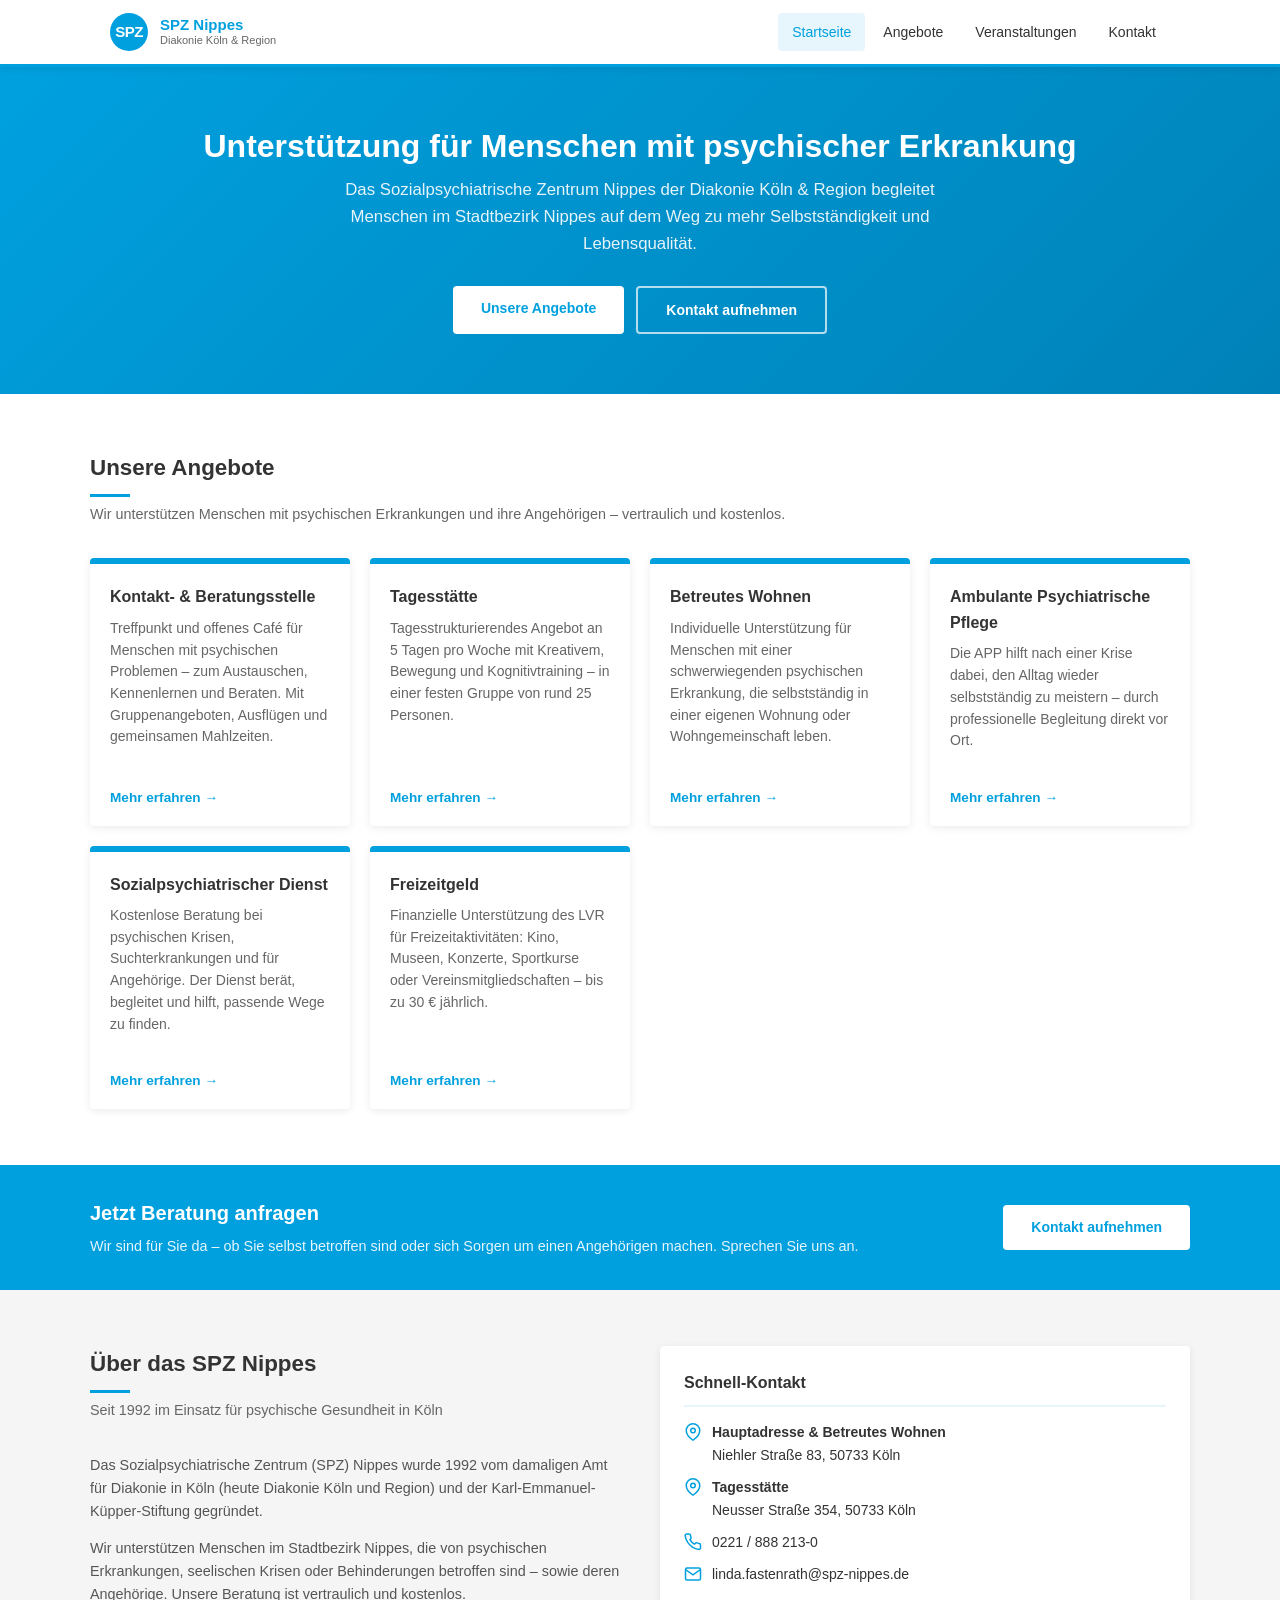
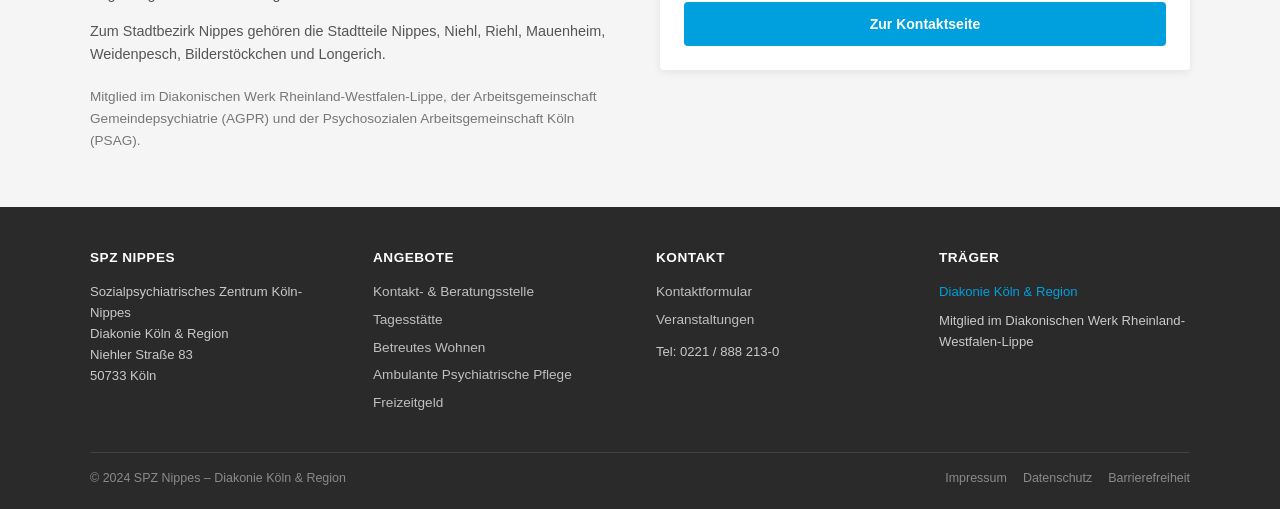
<file: index.html>
<!DOCTYPE html>
<html lang="de">
<head>
  <meta charset="UTF-8">
  <meta name="viewport" content="width=device-width, initial-scale=1.0">
  <title>SPZ Nippes – Sozialpsychiatrisches Zentrum Köln | Diakonie Köln &amp; Region</title>
  <link rel="stylesheet" href="_styles.css">
</head>
<body>

<!-- HEADER -->
<header>
  <div class="header-inner">
    <a href="index.html" class="logo">
      <div class="logo-mark">SPZ</div>
      <div class="logo-text">
        <strong>SPZ Nippes</strong>
        <span>Diakonie Köln &amp; Region</span>
      </div>
    </a>
    <nav>
      <button class="hamburger" id="hamburger" aria-label="Menü öffnen">
        <span></span><span></span><span></span>
      </button>
      <ul id="nav-list">
        <li><a href="index.html" class="aktiv">Startseite</a></li>
        <li><a href="angebote.html">Angebote</a></li>
        <li><a href="veranstaltungen.html">Veranstaltungen</a></li>
        <li><a href="kontakt.html">Kontakt</a></li>
      </ul>
    </nav>
  </div>
</header>

<!-- HERO -->
<section class="hero">
  <h1>Unterstützung für Menschen mit psychischer Erkrankung</h1>
  <p>Das Sozialpsychiatrische Zentrum Nippes der Diakonie Köln &amp; Region begleitet Menschen im Stadtbezirk Nippes auf dem Weg zu mehr Selbstständigkeit und Lebensqualität.</p>
  <div style="display:flex;gap:12px;justify-content:center;flex-wrap:wrap;">
    <a href="angebote.html" class="btn btn-weiss">Unsere Angebote</a>
    <a href="kontakt.html" class="btn btn-outline">Kontakt aufnehmen</a>
  </div>
</section>

<!-- ANGEBOTE ÜBERBLICK -->
<section class="section">
  <div class="container">
    <h2 class="section-title">Unsere Angebote</h2>
    <p class="section-sub">Wir unterstützen Menschen mit psychischen Erkrankungen und ihre Angehörigen – vertraulich und kostenlos.</p>
    <div class="cards">

      <div class="card">
        <div class="card-icon"></div>
        <div class="card-body">
          <h3>Kontakt- &amp; Beratungsstelle</h3>
          <p>Treffpunkt und offenes Café für Menschen mit psychischen Problemen – zum Austauschen, Kennenlernen und Beraten. Mit Gruppen­angeboten, Ausflügen und gemeinsamen Mahlzeiten.</p>
        </div>
        <div class="card-footer"><a href="angebote.html#kob">Mehr erfahren →</a></div>
      </div>

      <div class="card">
        <div class="card-icon"></div>
        <div class="card-body">
          <h3>Tagesstätte</h3>
          <p>Tagesstrukturierendes Angebot an 5 Tagen pro Woche mit Kreativem, Bewegung und Kognitivtraining – in einer festen Gruppe von rund 25 Personen.</p>
        </div>
        <div class="card-footer"><a href="angebote.html#tagesstaette">Mehr erfahren →</a></div>
      </div>

      <div class="card">
        <div class="card-icon"></div>
        <div class="card-body">
          <h3>Betreutes Wohnen</h3>
          <p>Individuelle Unterstützung für Menschen mit einer schwerwiegenden psychischen Erkrankung, die selbstständig in einer eigenen Wohnung oder Wohngemeinschaft leben.</p>
        </div>
        <div class="card-footer"><a href="angebote.html#betreutes-wohnen">Mehr erfahren →</a></div>
      </div>

      <div class="card">
        <div class="card-icon"></div>
        <div class="card-body">
          <h3>Ambulante Psychiatrische Pflege</h3>
          <p>Die APP hilft nach einer Krise dabei, den Alltag wieder selbstständig zu meistern – durch professionelle Begleitung direkt vor Ort.</p>
        </div>
        <div class="card-footer"><a href="angebote.html#app">Mehr erfahren →</a></div>
      </div>

      <div class="card">
        <div class="card-icon"></div>
        <div class="card-body">
          <h3>Sozialpsychiatrischer Dienst</h3>
          <p>Kostenlose Beratung bei psychischen Krisen, Suchterkrankungen und für Angehörige. Der Dienst berät, begleitet und hilft, passende Wege zu finden.</p>
        </div>
        <div class="card-footer"><a href="angebote.html#spd">Mehr erfahren →</a></div>
      </div>

      <div class="card">
        <div class="card-icon"></div>
        <div class="card-body">
          <h3>Freizeitgeld</h3>
          <p>Finanzielle Unterstützung des LVR für Freizeit­aktivitäten: Kino, Museen, Konzerte, Sportkurse oder Vereins­mitgliedschaften – bis zu 30 € jährlich.</p>
        </div>
        <div class="card-footer"><a href="angebote.html#freizeitgeld">Mehr erfahren →</a></div>
      </div>

    </div>
  </div>
</section>

<!-- INFO STRIP -->
<div class="info-strip">
  <div class="container">
    <div style="flex:1">
      <h2>Jetzt Beratung anfragen</h2>
      <p>Wir sind für Sie da – ob Sie selbst betroffen sind oder sich Sorgen um einen Angehörigen machen. Sprechen Sie uns an.</p>
    </div>
    <a href="kontakt.html" class="btn btn-weiss">Kontakt aufnehmen</a>
  </div>
</div>

<!-- ÜBER UNS -->
<section class="section section-grau">
  <div class="container two-col">
    <div>
      <h2 class="section-title">Über das SPZ Nippes</h2>
      <p class="section-sub">Seit 1992 im Einsatz für psychische Gesundheit in Köln</p>
      <p style="font-size:0.9rem;color:#555;margin-bottom:14px;">
        Das Sozialpsychiatrische Zentrum (SPZ) Nippes wurde 1992 vom damaligen Amt für Diakonie in Köln (heute Diakonie Köln und Region) und der Karl-Emmanuel-Küpper-Stiftung gegründet.
      </p>
      <p style="font-size:0.9rem;color:#555;margin-bottom:14px;">
        Wir unterstützen Menschen im Stadtbezirk Nippes, die von psychischen Erkrankungen, seelischen Krisen oder Behinderungen betroffen sind – sowie deren Angehörige. Unsere Beratung ist vertraulich und kostenlos.
      </p>
      <p style="font-size:0.9rem;color:#555;margin-bottom:20px;">
        Zum Stadtbezirk Nippes gehören die Stadtteile Nippes, Niehl, Riehl, Mauenheim, Weidenpesch, Bilderstöckchen und Longerich.
      </p>
      <p style="font-size:0.85rem;color:#777;">
        Mitglied im Diakonischen Werk Rheinland-Westfalen-Lippe, der Arbeitsgemeinschaft Gemeindepsychiatrie (AGPR) und der Psychosozialen Arbeitsgemeinschaft Köln (PSAG).
      </p>
    </div>
    <div>
      <div class="kontakt-box">
        <h3>Schnell-Kontakt</h3>
        <div class="kontakt-zeile">
          <svg class="kontakt-icon" viewBox="0 0 24 24" fill="none" stroke="currentColor" stroke-width="2"><path d="M21 10c0 7-9 13-9 13s-9-6-9-13a9 9 0 0 1 18 0z"/><circle cx="12" cy="10" r="3"/></svg>
          <div>
            <strong>Hauptadresse &amp; Betreutes Wohnen</strong><br>
            Niehler Straße 83, 50733 Köln
          </div>
        </div>
        <div class="kontakt-zeile">
          <svg class="kontakt-icon" viewBox="0 0 24 24" fill="none" stroke="currentColor" stroke-width="2"><path d="M21 10c0 7-9 13-9 13s-9-6-9-13a9 9 0 0 1 18 0z"/><circle cx="12" cy="10" r="3"/></svg>
          <div>
            <strong>Tagesstätte</strong><br>
            Neusser Straße 354, 50733 Köln
          </div>
        </div>
        <div class="kontakt-zeile">
          <svg class="kontakt-icon" viewBox="0 0 24 24" fill="none" stroke="currentColor" stroke-width="2"><path d="M22 16.92v3a2 2 0 0 1-2.18 2 19.79 19.79 0 0 1-8.63-3.07A19.5 19.5 0 0 1 4.69 12 19.79 19.79 0 0 1 1.59 3.41 2 2 0 0 1 3.57 1.25h3a2 2 0 0 1 2 1.72 12.84 12.84 0 0 0 .7 2.81 2 2 0 0 1-.45 2.11L7.91 8.91a16 16 0 0 0 6 6l1.27-1.27a2 2 0 0 1 2.11-.45 12.84 12.84 0 0 0 2.81.7A2 2 0 0 1 22 15.92z"/></svg>
          <div>0221 / 888 213-0</div>
        </div>
        <div class="kontakt-zeile">
          <svg class="kontakt-icon" viewBox="0 0 24 24" fill="none" stroke="currentColor" stroke-width="2"><path d="M4 4h16c1.1 0 2 .9 2 2v12c0 1.1-.9 2-2 2H4c-1.1 0-2-.9-2-2V6c0-1.1.9-2 2-2z"/><polyline points="22,6 12,13 2,6"/></svg>
          <div>linda.fastenrath@spz-nippes.de</div>
        </div>
        <div style="margin-top:16px;">
          <a href="kontakt.html" class="btn btn-blau" style="width:100%;text-align:center;">Zur Kontaktseite</a>
        </div>
      </div>
    </div>
  </div>
</section>

<!-- FOOTER -->
<footer>
  <div class="footer-grid">
    <div>
      <h4>SPZ Nippes</h4>
      <p style="font-size:0.82rem;line-height:1.6;">Sozialpsychiatrisches Zentrum Köln-Nippes<br>
      Diakonie Köln &amp; Region<br>
      Niehler Straße 83<br>
      50733 Köln</p>
    </div>
    <div>
      <h4>Angebote</h4>
      <ul>
        <li><a href="angebote.html#kob">Kontakt- &amp; Beratungsstelle</a></li>
        <li><a href="angebote.html#tagesstaette">Tagesstätte</a></li>
        <li><a href="angebote.html#betreutes-wohnen">Betreutes Wohnen</a></li>
        <li><a href="angebote.html#app">Ambulante Psychiatrische Pflege</a></li>
        <li><a href="angebote.html#freizeitgeld">Freizeitgeld</a></li>
      </ul>
    </div>
    <div>
      <h4>Kontakt</h4>
      <ul>
        <li><a href="kontakt.html">Kontaktformular</a></li>
        <li><a href="veranstaltungen.html">Veranstaltungen</a></li>
      </ul>
      <p style="font-size:0.82rem;margin-top:10px;">Tel: 0221 / 888 213-0</p>
    </div>
    <div>
      <h4>Träger</h4>
      <p style="font-size:0.82rem;line-height:1.6;">
        <a href="https://www.diakonie-koeln.de" target="_blank" rel="noopener">Diakonie Köln &amp; Region</a>
      </p>
      <p style="font-size:0.82rem;margin-top:8px;line-height:1.6;">
        Mitglied im Diakonischen Werk Rheinland-Westfalen-Lippe
      </p>
    </div>
  </div>
  <div class="footer-bottom">
    <span>© 2024 SPZ Nippes – Diakonie Köln &amp; Region</span>
    <div style="display:flex;gap:16px;">
      <a href="#">Impressum</a>
      <a href="#">Datenschutz</a>
      <a href="#">Barrierefreiheit</a>
    </div>
  </div>
</footer>

<script src="_script.js"></script>
</body>
</html>
</file>
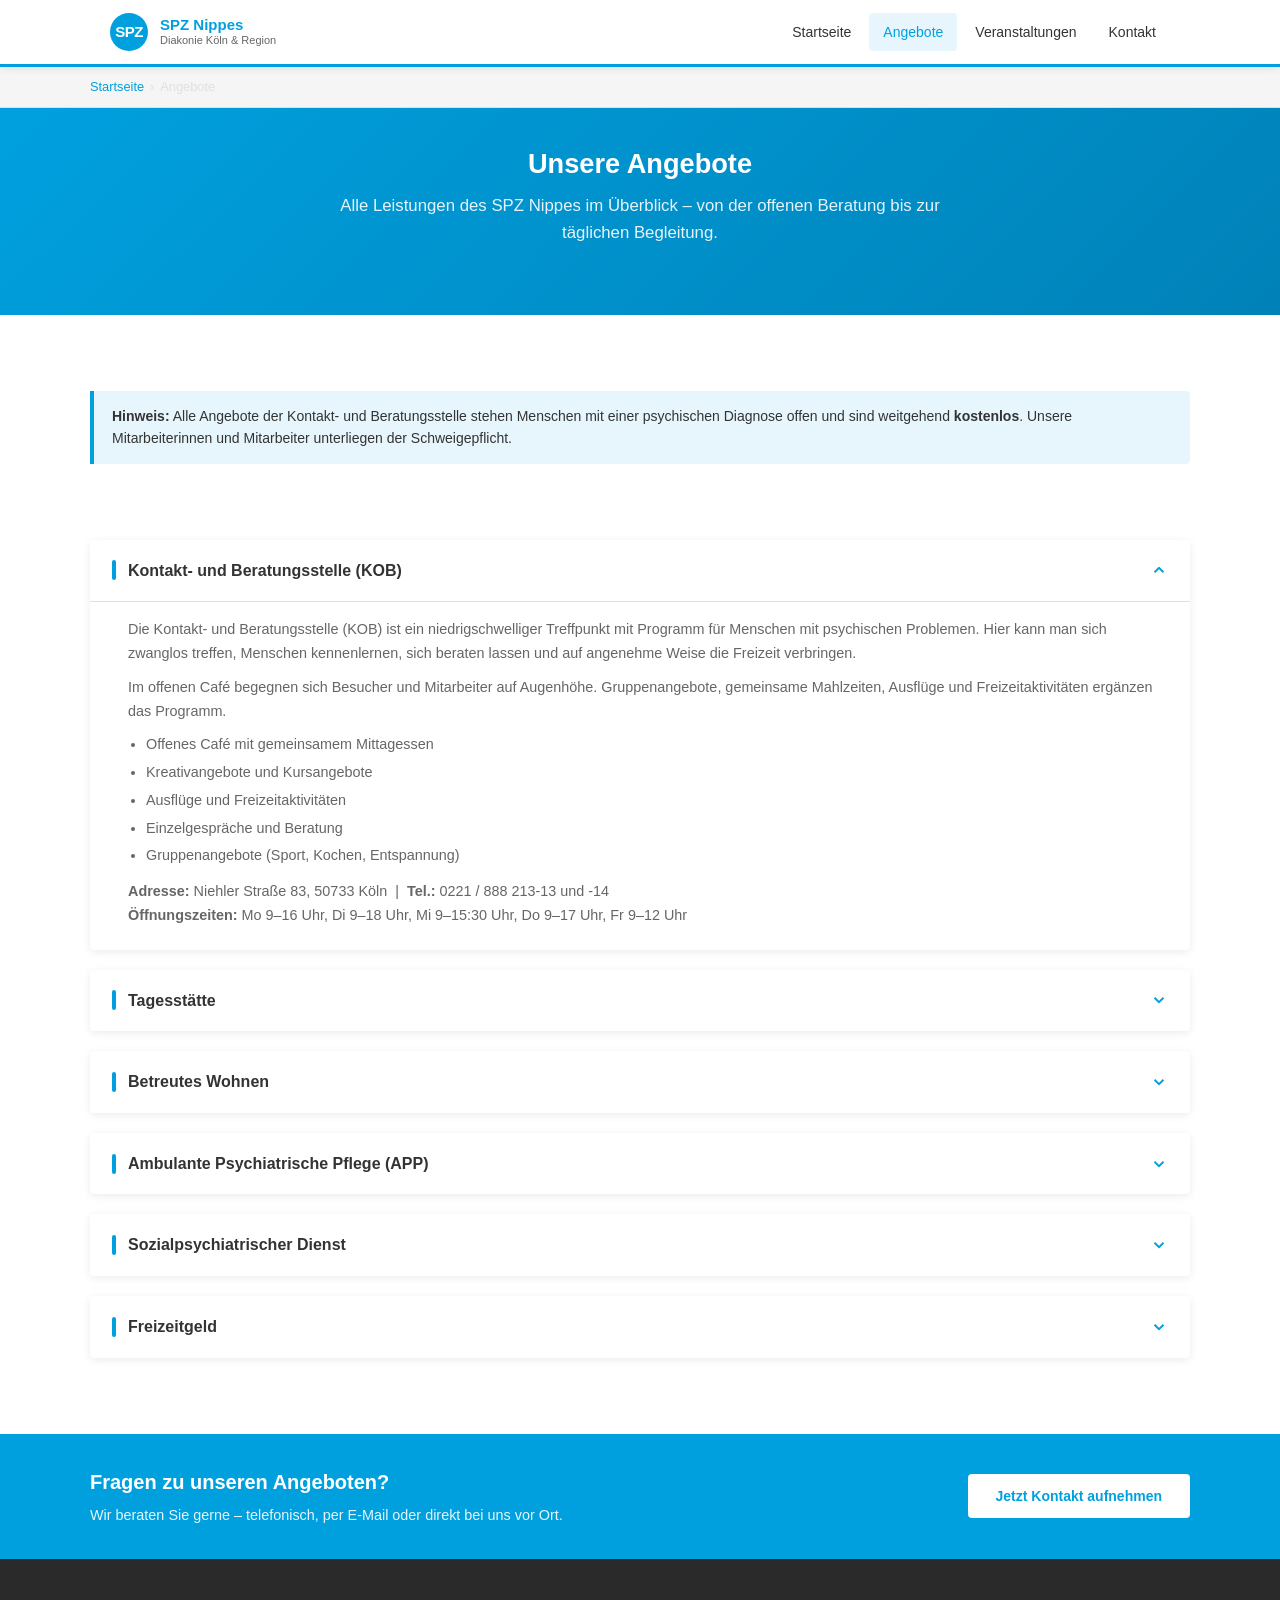
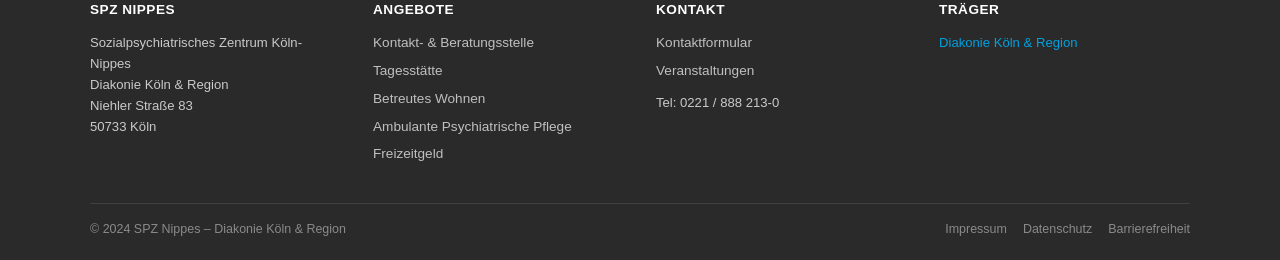
<file: angebote.html>
<!DOCTYPE html>
<html lang="de">
<head>
  <meta charset="UTF-8">
  <meta name="viewport" content="width=device-width, initial-scale=1.0">
  <title>Angebote – SPZ Nippes | Diakonie Köln &amp; Region</title>
  <link rel="stylesheet" href="_styles.css">
</head>
<body>

<!-- HEADER -->
<header>
  <div class="header-inner">
    <a href="index.html" class="logo">
      <div class="logo-mark">SPZ</div>
      <div class="logo-text">
        <strong>SPZ Nippes</strong>
        <span>Diakonie Köln &amp; Region</span>
      </div>
    </a>
    <nav>
      <button class="hamburger" id="hamburger" aria-label="Menü öffnen">
        <span></span><span></span><span></span>
      </button>
      <ul id="nav-list">
        <li><a href="index.html">Startseite</a></li>
        <li><a href="angebote.html" class="aktiv">Angebote</a></li>
        <li><a href="veranstaltungen.html">Veranstaltungen</a></li>
        <li><a href="kontakt.html">Kontakt</a></li>
      </ul>
    </nav>
  </div>
</header>

<!-- BREADCRUMB -->
<div class="breadcrumb">
  <div class="container">
    <a href="index.html">Startseite</a>
    <span>›</span>
    <span>Angebote</span>
  </div>
</div>

<!-- PAGE HEADER -->
<section class="hero" style="padding:40px 20px;">
  <h1 style="font-size:1.7rem;">Unsere Angebote</h1>
  <p>Alle Leistungen des SPZ Nippes im Überblick – von der offenen Beratung bis zur täglichen Begleitung.</p>
</section>

<!-- INTRO NOTICE -->
<section class="section" style="padding-bottom:0;">
  <div class="container">
    <div class="notice">
      <strong>Hinweis:</strong> Alle Angebote der Kontakt- und Beratungsstelle stehen Menschen mit einer psychischen Diagnose offen und sind weitgehend <strong>kostenlos</strong>. Unsere Mitarbeiterinnen und Mitarbeiter unterliegen der Schweigepflicht.
    </div>
  </div>
</section>

<!-- ANGEBOTE DETAIL -->
<section class="section" id="angebote">
  <div class="container">

    <!-- KOB -->
    <details class="angebot-block" id="kob" open>
      <summary>
        Kontakt- und Beratungsstelle (KOB)
        <svg class="chevron" viewBox="0 0 24 24" fill="none" stroke="currentColor" stroke-width="2.5"><polyline points="6 9 12 15 18 9"/></svg>
      </summary>
      <div class="detail-body">
        <p>Die Kontakt- und Beratungsstelle (KOB) ist ein niedrigschwelliger Treffpunkt mit Programm für Menschen mit psychischen Problemen. Hier kann man sich zwanglos treffen, Menschen kennenlernen, sich beraten lassen und auf angenehme Weise die Freizeit verbringen.</p>
        <p style="margin-top:10px;">Im offenen Café begegnen sich Besucher und Mitarbeiter auf Augenhöhe. Gruppenangebote, gemeinsame Mahlzeiten, Ausflüge und Freizeitaktivitäten ergänzen das Programm.</p>
        <ul>
          <li>Offenes Café mit gemeinsamem Mittagessen</li>
          <li>Kreativangebote und Kursangebote</li>
          <li>Ausflüge und Freizeitaktivitäten</li>
          <li>Einzelgespräche und Beratung</li>
          <li>Gruppenangebote (Sport, Kochen, Entspannung)</li>
        </ul>
        <p style="margin-top:12px;"><strong>Adresse:</strong> Niehler Straße 83, 50733 Köln &nbsp;|&nbsp; <strong>Tel.:</strong> 0221 / 888 213-13 und -14</p>
        <p><strong>Öffnungszeiten:</strong> Mo 9–16 Uhr, Di 9–18 Uhr, Mi 9–15:30 Uhr, Do 9–17 Uhr, Fr 9–12 Uhr</p>
      </div>
    </details>

    <!-- TAGESSTÄTTE -->
    <details class="angebot-block" id="tagesstaette">
      <summary>
        Tagesstätte
        <svg class="chevron" viewBox="0 0 24 24" fill="none" stroke="currentColor" stroke-width="2.5"><polyline points="6 9 12 15 18 9"/></svg>
      </summary>
      <div class="detail-body">
        <p>Die Tagesstätte Köln-Nippes ist ein tagesstrukturierendes Angebot für Menschen mit einer psychischen Erkrankung aus den Stadtteilen Nippes und Chorweiler. Eine feste Gruppe von rund 25 Besucherinnen und Besuchern nimmt in der Regel an 5 Tagen pro Woche teil.</p>
        <ul>
          <li>Kreatives Gestalten (Malen, Basteln, Töpfern)</li>
          <li>Bewegungsangebote und Sport</li>
          <li>Kognitivtraining und Gedächtnisübungen</li>
          <li>Gemeinsames Kochen und Mahlzeiten</li>
          <li>Ausflüge und gesellige Aktivitäten</li>
          <li>Einzelgespräche und Beratung</li>
        </ul>
        <p style="margin-top:12px;"><strong>Aufnahmevoraussetzungen:</strong></p>
        <ul>
          <li>Ärztlich diagnostizierte psychische Erkrankung</li>
          <li>Bezug von Grundsicherung (SGB XII) <em>oder</em> Rente wegen voller Erwerbsminderung</li>
          <li>Bereitschaft zur verbindlichen Teilnahme an 3–5 Tagen pro Woche</li>
        </ul>
        <p style="margin-top:12px;"><strong>Adresse:</strong> Neusser Straße 354, 50733 Köln &nbsp;|&nbsp; <strong>Tel.:</strong> 0221 / 560781-0</p>
      </div>
    </details>

    <!-- BETREUTES WOHNEN -->
    <details class="angebot-block" id="betreutes-wohnen">
      <summary>
        Betreutes Wohnen
        <svg class="chevron" viewBox="0 0 24 24" fill="none" stroke="currentColor" stroke-width="2.5"><polyline points="6 9 12 15 18 9"/></svg>
      </summary>
      <div class="detail-body">
        <p>Das Betreute Wohnen ermöglicht es Menschen mit einer schwerwiegenden psychischen Erkrankung, selbständig – mit der nötigen Unterstützung – in einer eigenen Wohnung oder einer Wohngemeinschaft zu leben. Die Hilfen richten sich nach dem individuellen Bedarf der Betroffenen.</p>
        <ul>
          <li>Unterstützung im Alltag (Haushalt, Einkauf, Behördengänge)</li>
          <li>Begleitung bei sozialen Kontakten und Freizeitgestaltung</li>
          <li>Hilfe bei der Stabilisierung der Lebenssituation</li>
          <li>Vermittlung in weiterführende Hilfen</li>
          <li>Begleitung zu Arzt- und Therapieterminen</li>
        </ul>
        <p style="margin-top:12px;"><strong>Adresse:</strong> Niehler Straße 83, 50733 Köln &nbsp;|&nbsp; <strong>Tel.:</strong> 0221 / 888 213-0</p>
      </div>
    </details>

    <!-- APP -->
    <details class="angebot-block" id="app">
      <summary>
        Ambulante Psychiatrische Pflege (APP)
        <svg class="chevron" viewBox="0 0 24 24" fill="none" stroke="currentColor" stroke-width="2.5"><polyline points="6 9 12 15 18 9"/></svg>
      </summary>
      <div class="detail-body">
        <p>Die Ambulante Psychiatrische Pflege (APP) hilft Menschen mit psychischen Erkrankungen, sich nach einer Krise wieder so weit zu stabilisieren, dass sie ohne weitere Hilfen ihren Lebensalltag meistern können. Die Begleitung erfolgt direkt im häuslichen Umfeld.</p>
        <ul>
          <li>Krisenintervention und Stabilisierung</li>
          <li>Unterstützung bei der Medikamenteneinnahme</li>
          <li>Pflege und Grundversorgung</li>
          <li>Beratung und Anleitung im Alltag</li>
          <li>Koordination mit Ärzten und Therapeuten</li>
        </ul>
        <p style="margin-top:12px;"><strong>Adresse:</strong> Niehler Straße 83, 50733 Köln &nbsp;|&nbsp; <strong>Tel.:</strong> 0221 / 888 213-0</p>
      </div>
    </details>

    <!-- SOZIALPSYCHIATRISCHER DIENST -->
    <details class="angebot-block" id="spd">
      <summary>
        Sozialpsychiatrischer Dienst
        <svg class="chevron" viewBox="0 0 24 24" fill="none" stroke="currentColor" stroke-width="2.5"><polyline points="6 9 12 15 18 9"/></svg>
      </summary>
      <div class="detail-body">
        <p>Der Sozialpsychiatrische Dienst ist die erste Anlaufstelle bei psychischen Krisen, Suchterkrankungen oder Sorgen um Angehörige. Er berät, vermittelt in weiterführende Hilfen und begleitet bei Bedarf in akuten Situationen.</p>
        <ul>
          <li>Kostenlose Beratung für Betroffene und Angehörige</li>
          <li>Krisenintervention auch außerhalb regulärer Öffnungszeiten</li>
          <li>Gesprächskreis für Angehörige psychisch Kranker</li>
          <li>Vermittlung in Therapie, Klinik und andere Hilfen</li>
          <li>Hausbesuche bei Bedarf</li>
        </ul>
        <div class="notice" style="margin-top:14px;">
          <strong>Gesprächskreis für Angehörige:</strong> Jeden 1. und 3. Mittwoch im Monat, 18:00–19:30 Uhr (außer in den Schulferien).
        </div>
        <p style="margin-top:12px;"><strong>Adresse:</strong> Niehler Straße 85–87, 50733 Köln &nbsp;|&nbsp; <strong>Tel.:</strong> 0221 / 976532-0</p>
        <p><strong>E-Mail:</strong> sozialpsychiatrischerdienst-nippes@stadt-koeln.de</p>
      </div>
    </details>

    <!-- FREIZEITGELD -->
    <details class="angebot-block" id="freizeitgeld">
      <summary>
        Freizeitgeld
        <svg class="chevron" viewBox="0 0 24 24" fill="none" stroke="currentColor" stroke-width="2.5"><polyline points="6 9 12 15 18 9"/></svg>
      </summary>
      <div class="detail-body">
        <p>Der Landschaftsverband Rheinland (LVR) unterstützt Freizeitaktivitäten, an denen behinderte und nicht behinderte Menschen gemeinsam teilnehmen. Das SPZ Nippes vermittelt und erstattet das Freizeitgeld.</p>

        <p style="margin-top:10px;"><strong>Wer kann es bekommen?</strong></p>
        <p>Menschen mit einer psychischen Erkrankung, die im Stadtbezirk Nippes in einer eigenen Wohnung (mit oder ohne Unterstützung) leben.</p>

        <p style="margin-top:10px;"><strong>Wofür kann das Freizeitgeld eingesetzt werden?</strong></p>
        <ul>
          <li>Kino-, Museums- oder Konzertbesuche</li>
          <li>Kurse oder Seminare (z. B. VHS, Fitnesskurse)</li>
          <li>Sportveranstaltungen</li>
          <li>Mitgliedsbeiträge für Vereine</li>
        </ul>

        <p style="margin-top:10px;"><strong>Wofür kann es <em>nicht</em> eingesetzt werden?</strong></p>
        <ul>
          <li>Dienstleistungen (z. B. Friseurbesuche)</li>
          <li>Lebensmittel und Getränke</li>
          <li>Café- oder Restaurantbesuche</li>
          <li>Fahrtkosten und Anschaffungen</li>
        </ul>

        <p style="margin-top:10px;"><strong>Wie viel gibt es?</strong> Bis zu <strong>30 € jährlich</strong> (Erstattung nach Vorlage der Quittung).</p>
        <p style="margin-top:6px;"><strong>Auszahlung:</strong> Kontakt- &amp; Beratungsstelle, Niehler Str. 83, Köln – während der regulären Öffnungszeiten.</p>
        <div class="notice" style="margin-top:12px;">Bitte zuerst an der Aktivität teilnehmen, Quittung aufbewahren und anschließend im SPZ vorlegen.</div>
      </div>
    </details>

  </div>
</section>

<!-- CTA -->
<div class="info-strip">
  <div class="container">
    <div style="flex:1">
      <h2>Fragen zu unseren Angeboten?</h2>
      <p>Wir beraten Sie gerne – telefonisch, per E-Mail oder direkt bei uns vor Ort.</p>
    </div>
    <a href="kontakt.html" class="btn btn-weiss">Jetzt Kontakt aufnehmen</a>
  </div>
</div>

<!-- FOOTER -->
<footer>
  <div class="footer-grid">
    <div>
      <h4>SPZ Nippes</h4>
      <p style="font-size:0.82rem;line-height:1.6;">Sozialpsychiatrisches Zentrum Köln-Nippes<br>
      Diakonie Köln &amp; Region<br>
      Niehler Straße 83<br>
      50733 Köln</p>
    </div>
    <div>
      <h4>Angebote</h4>
      <ul>
        <li><a href="#kob">Kontakt- &amp; Beratungsstelle</a></li>
        <li><a href="#tagesstaette">Tagesstätte</a></li>
        <li><a href="#betreutes-wohnen">Betreutes Wohnen</a></li>
        <li><a href="#app">Ambulante Psychiatrische Pflege</a></li>
        <li><a href="#freizeitgeld">Freizeitgeld</a></li>
      </ul>
    </div>
    <div>
      <h4>Kontakt</h4>
      <ul>
        <li><a href="kontakt.html">Kontaktformular</a></li>
        <li><a href="veranstaltungen.html">Veranstaltungen</a></li>
      </ul>
      <p style="font-size:0.82rem;margin-top:10px;">Tel: 0221 / 888 213-0</p>
    </div>
    <div>
      <h4>Träger</h4>
      <p style="font-size:0.82rem;line-height:1.6;">
        <a href="https://www.diakonie-koeln.de" target="_blank" rel="noopener">Diakonie Köln &amp; Region</a>
      </p>
    </div>
  </div>
  <div class="footer-bottom">
    <span>© 2024 SPZ Nippes – Diakonie Köln &amp; Region</span>
    <div style="display:flex;gap:16px;">
      <a href="#">Impressum</a>
      <a href="#">Datenschutz</a>
      <a href="#">Barrierefreiheit</a>
    </div>
  </div>
</footer>

<script src="_script.js"></script>
</body>
</html>
</file>
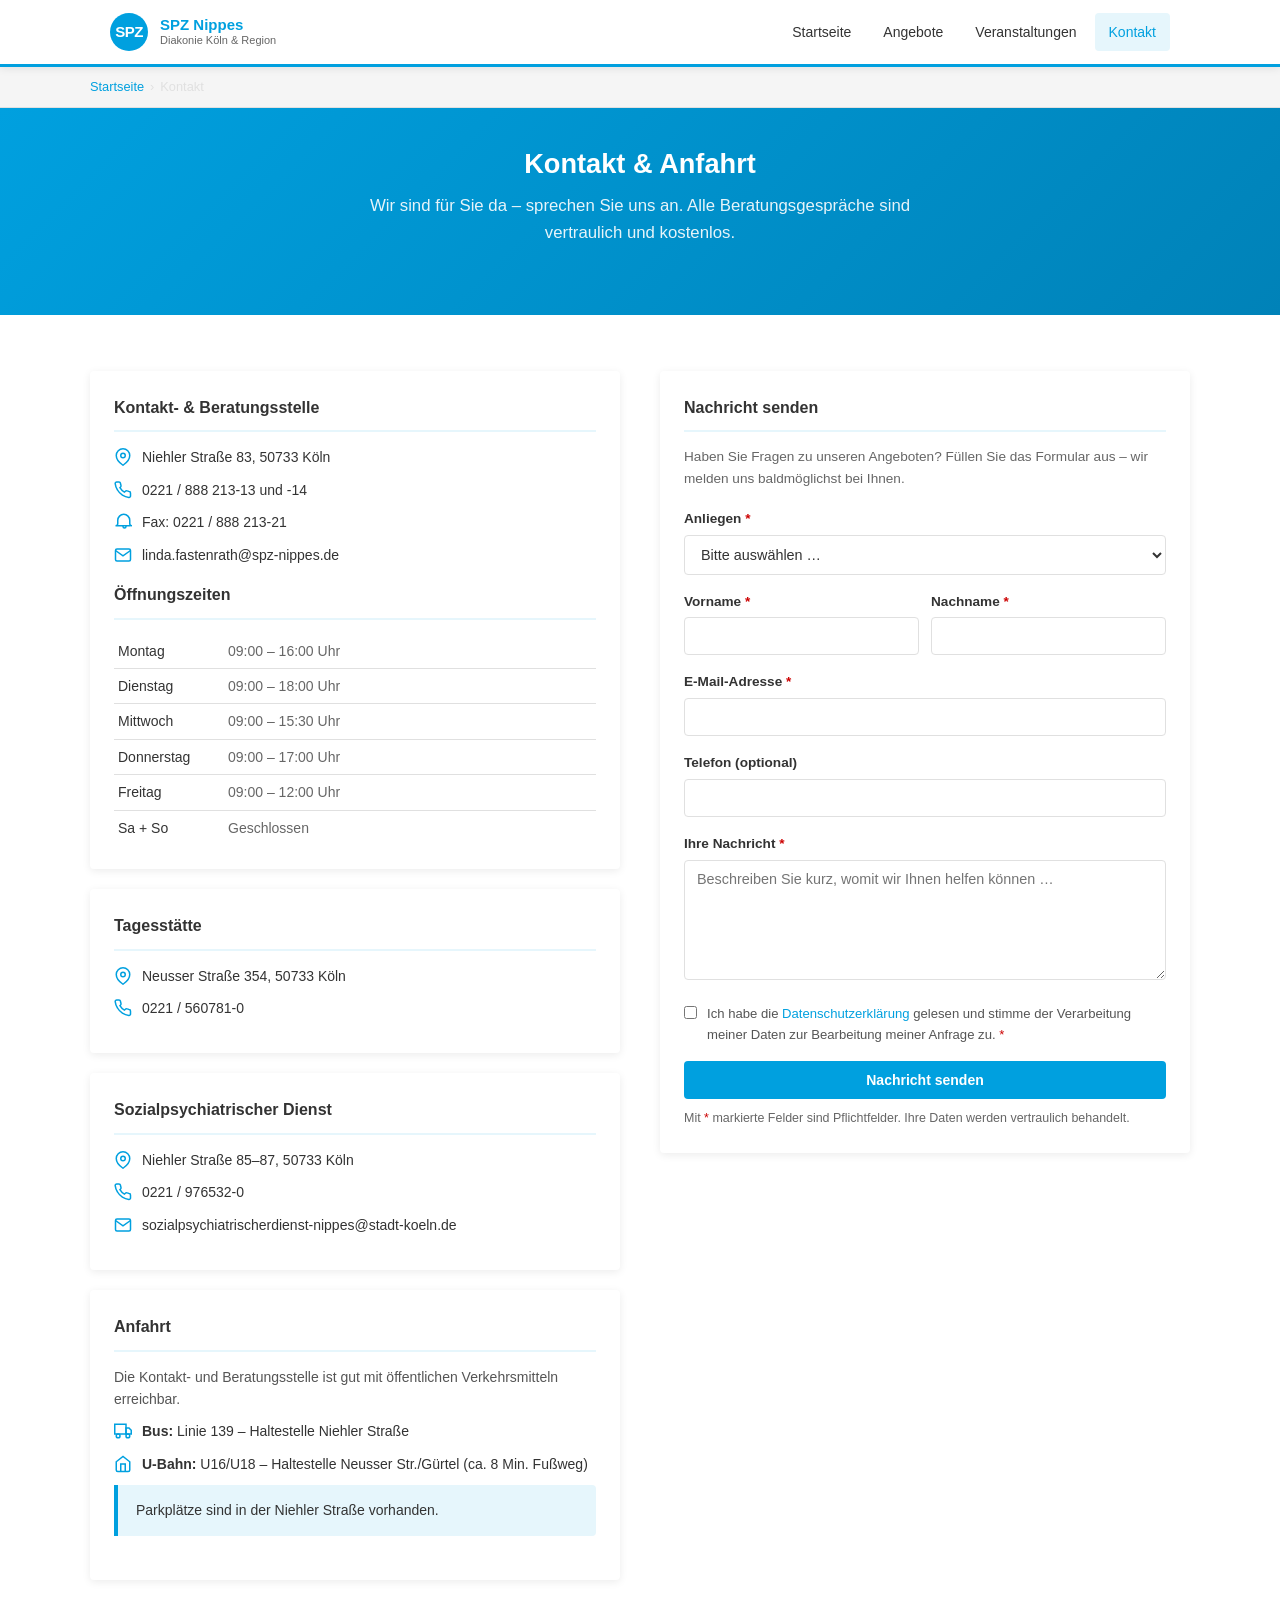
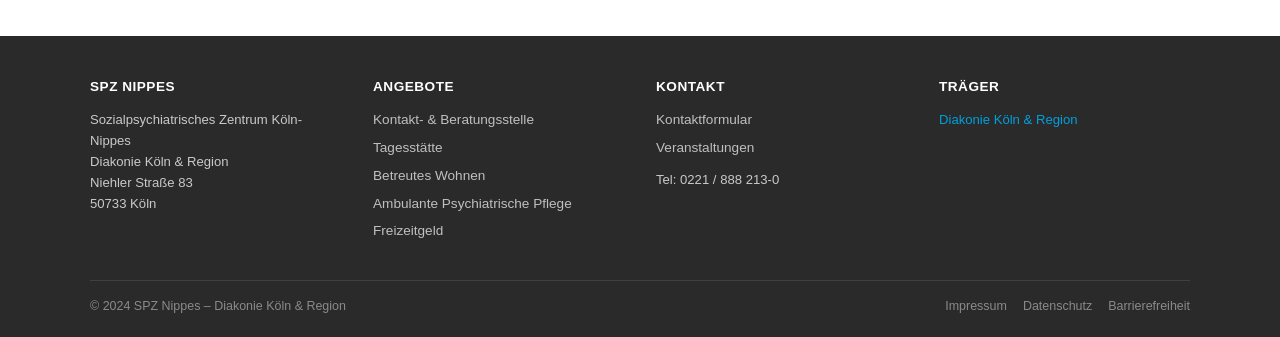
<file: kontakt.html>
<!DOCTYPE html>
<html lang="de">
<head>
  <meta charset="UTF-8">
  <meta name="viewport" content="width=device-width, initial-scale=1.0">
  <title>Kontakt – SPZ Nippes | Diakonie Köln &amp; Region</title>
  <link rel="stylesheet" href="_styles.css">
</head>
<body>

<!-- HEADER -->
<header>
  <div class="header-inner">
    <a href="index.html" class="logo">
      <div class="logo-mark">SPZ</div>
      <div class="logo-text">
        <strong>SPZ Nippes</strong>
        <span>Diakonie Köln &amp; Region</span>
      </div>
    </a>
    <nav>
      <button class="hamburger" id="hamburger" aria-label="Menü öffnen">
        <span></span><span></span><span></span>
      </button>
      <ul id="nav-list">
        <li><a href="index.html">Startseite</a></li>
        <li><a href="angebote.html">Angebote</a></li>
        <li><a href="veranstaltungen.html">Veranstaltungen</a></li>
        <li><a href="kontakt.html" class="aktiv">Kontakt</a></li>
      </ul>
    </nav>
  </div>
</header>

<!-- BREADCRUMB -->
<div class="breadcrumb">
  <div class="container">
    <a href="index.html">Startseite</a>
    <span>›</span>
    <span>Kontakt</span>
  </div>
</div>

<!-- PAGE HEADER -->
<section class="hero" style="padding:40px 20px;">
  <h1 style="font-size:1.7rem;">Kontakt &amp; Anfahrt</h1>
  <p>Wir sind für Sie da – sprechen Sie uns an. Alle Beratungsgespräche sind vertraulich und kostenlos.</p>
</section>

<!-- KONTAKT INHALT -->
<section class="section">
  <div class="container">
    <div class="two-col">

      <!-- LINKE SPALTE: Kontaktinfos -->
      <div style="display:flex;flex-direction:column;gap:20px;">

        <!-- KOB -->
        <div class="kontakt-box">
          <h3>Kontakt- &amp; Beratungsstelle</h3>
          <div class="kontakt-zeile">
            <svg class="kontakt-icon" viewBox="0 0 24 24" fill="none" stroke="currentColor" stroke-width="2"><path d="M21 10c0 7-9 13-9 13s-9-6-9-13a9 9 0 0 1 18 0z"/><circle cx="12" cy="10" r="3"/></svg>
            <div>Niehler Straße 83, 50733 Köln</div>
          </div>
          <div class="kontakt-zeile">
            <svg class="kontakt-icon" viewBox="0 0 24 24" fill="none" stroke="currentColor" stroke-width="2"><path d="M22 16.92v3a2 2 0 0 1-2.18 2 19.79 19.79 0 0 1-8.63-3.07A19.5 19.5 0 0 1 4.69 12 19.79 19.79 0 0 1 1.59 3.41 2 2 0 0 1 3.57 1.25h3a2 2 0 0 1 2 1.72 12.84 12.84 0 0 0 .7 2.81 2 2 0 0 1-.45 2.11L7.91 8.91a16 16 0 0 0 6 6l1.27-1.27a2 2 0 0 1 2.11-.45 12.84 12.84 0 0 0 2.81.7A2 2 0 0 1 22 15.92z"/></svg>
            <div>0221 / 888 213-13 und -14</div>
          </div>
          <div class="kontakt-zeile">
            <svg class="kontakt-icon" viewBox="0 0 24 24" fill="none" stroke="currentColor" stroke-width="2"><path d="M22 17H2a3 3 0 0 0 3-3V9.83a8 8 0 0 1 16 0V14a3 3 0 0 0 3 3"/><path d="M16 17v1a2 2 0 0 1-4 0v-1"/></svg>
            <div>Fax: 0221 / 888 213-21</div>
          </div>
          <div class="kontakt-zeile">
            <svg class="kontakt-icon" viewBox="0 0 24 24" fill="none" stroke="currentColor" stroke-width="2"><path d="M4 4h16c1.1 0 2 .9 2 2v12c0 1.1-.9 2-2 2H4c-1.1 0-2-.9-2-2V6c0-1.1.9-2 2-2z"/><polyline points="22,6 12,13 2,6"/></svg>
            <div>linda.fastenrath@spz-nippes.de</div>
          </div>
          <h3 style="margin-top:16px;">Öffnungszeiten</h3>
          <table class="oeffnung-table">
            <tr><td>Montag</td><td>09:00 – 16:00 Uhr</td></tr>
            <tr><td>Dienstag</td><td>09:00 – 18:00 Uhr</td></tr>
            <tr><td>Mittwoch</td><td>09:00 – 15:30 Uhr</td></tr>
            <tr><td>Donnerstag</td><td>09:00 – 17:00 Uhr</td></tr>
            <tr><td>Freitag</td><td>09:00 – 12:00 Uhr</td></tr>
            <tr><td>Sa + So</td><td>Geschlossen</td></tr>
          </table>
        </div>

        <!-- Tagesstätte -->
        <div class="kontakt-box">
          <h3>Tagesstätte</h3>
          <div class="kontakt-zeile">
            <svg class="kontakt-icon" viewBox="0 0 24 24" fill="none" stroke="currentColor" stroke-width="2"><path d="M21 10c0 7-9 13-9 13s-9-6-9-13a9 9 0 0 1 18 0z"/><circle cx="12" cy="10" r="3"/></svg>
            <div>Neusser Straße 354, 50733 Köln</div>
          </div>
          <div class="kontakt-zeile">
            <svg class="kontakt-icon" viewBox="0 0 24 24" fill="none" stroke="currentColor" stroke-width="2"><path d="M22 16.92v3a2 2 0 0 1-2.18 2 19.79 19.79 0 0 1-8.63-3.07A19.5 19.5 0 0 1 4.69 12 19.79 19.79 0 0 1 1.59 3.41 2 2 0 0 1 3.57 1.25h3a2 2 0 0 1 2 1.72 12.84 12.84 0 0 0 .7 2.81 2 2 0 0 1-.45 2.11L7.91 8.91a16 16 0 0 0 6 6l1.27-1.27a2 2 0 0 1 2.11-.45 12.84 12.84 0 0 0 2.81.7A2 2 0 0 1 22 15.92z"/></svg>
            <div>0221 / 560781-0</div>
          </div>
        </div>

        <!-- Sozialpsychiatrischer Dienst -->
        <div class="kontakt-box">
          <h3>Sozialpsychiatrischer Dienst</h3>
          <div class="kontakt-zeile">
            <svg class="kontakt-icon" viewBox="0 0 24 24" fill="none" stroke="currentColor" stroke-width="2"><path d="M21 10c0 7-9 13-9 13s-9-6-9-13a9 9 0 0 1 18 0z"/><circle cx="12" cy="10" r="3"/></svg>
            <div>Niehler Straße 85–87, 50733 Köln</div>
          </div>
          <div class="kontakt-zeile">
            <svg class="kontakt-icon" viewBox="0 0 24 24" fill="none" stroke="currentColor" stroke-width="2"><path d="M22 16.92v3a2 2 0 0 1-2.18 2 19.79 19.79 0 0 1-8.63-3.07A19.5 19.5 0 0 1 4.69 12 19.79 19.79 0 0 1 1.59 3.41 2 2 0 0 1 3.57 1.25h3a2 2 0 0 1 2 1.72 12.84 12.84 0 0 0 .7 2.81 2 2 0 0 1-.45 2.11L7.91 8.91a16 16 0 0 0 6 6l1.27-1.27a2 2 0 0 1 2.11-.45 12.84 12.84 0 0 0 2.81.7A2 2 0 0 1 22 15.92z"/></svg>
            <div>0221 / 976532-0</div>
          </div>
          <div class="kontakt-zeile">
            <svg class="kontakt-icon" viewBox="0 0 24 24" fill="none" stroke="currentColor" stroke-width="2"><path d="M4 4h16c1.1 0 2 .9 2 2v12c0 1.1-.9 2-2 2H4c-1.1 0-2-.9-2-2V6c0-1.1.9-2 2-2z"/><polyline points="22,6 12,13 2,6"/></svg>
            <div>sozialpsychiatrischerdienst-nippes@stadt-koeln.de</div>
          </div>
        </div>

        <!-- Anfahrt -->
        <div class="kontakt-box">
          <h3>Anfahrt</h3>
          <p style="font-size:0.875rem;color:#555;margin-bottom:10px;">
            Die Kontakt- und Beratungsstelle ist gut mit öffentlichen Verkehrsmitteln erreichbar.
          </p>
          <div class="kontakt-zeile">
            <svg class="kontakt-icon" viewBox="0 0 24 24" fill="none" stroke="currentColor" stroke-width="2"><rect x="1" y="3" width="15" height="13"/><polygon points="16 8 20 8 23 11 23 16 16 16 16 8"/><circle cx="5.5" cy="18.5" r="2.5"/><circle cx="18.5" cy="18.5" r="2.5"/></svg>
            <div><strong>Bus:</strong> Linie 139 – Haltestelle Niehler Straße</div>
          </div>
          <div class="kontakt-zeile">
            <svg class="kontakt-icon" viewBox="0 0 24 24" fill="none" stroke="currentColor" stroke-width="2"><path d="M3 9l9-7 9 7v11a2 2 0 0 1-2 2H5a2 2 0 0 1-2-2z"/><polyline points="9 22 9 12 15 12 15 22"/></svg>
            <div><strong>U-Bahn:</strong> U16/U18 – Haltestelle Neusser Str./Gürtel (ca. 8 Min. Fußweg)</div>
          </div>
          <div class="notice" style="margin-top:10px;">
            Parkplätze sind in der Niehler Straße vorhanden.
          </div>
        </div>

      </div>

      <!-- RECHTE SPALTE: Formular -->
      <div>
        <div class="kontakt-box">
          <h3>Nachricht senden</h3>
          <p style="font-size:0.85rem;color:#666;margin-bottom:18px;">
            Haben Sie Fragen zu unseren Angeboten? Füllen Sie das Formular aus – wir melden uns baldmöglichst bei Ihnen.
          </p>
          <form id="kontakt-form" novalidate>
            <div class="form-group">
              <label for="anliegen">Anliegen <span style="color:#c00;">*</span></label>
              <select id="anliegen" name="anliegen" required>
                <option value="">Bitte auswählen …</option>
                <option>Beratung für mich selbst</option>
                <option>Beratung als Angehöriger</option>
                <option>Informationen zur Tagesstätte</option>
                <option>Informationen zum Betreuten Wohnen</option>
                <option>Informationen zur APP</option>
                <option>Freizeitgeld</option>
                <option>Sonstiges</option>
              </select>
            </div>
            <div style="display:grid;grid-template-columns:1fr 1fr;gap:12px;">
              <div class="form-group">
                <label for="vorname">Vorname <span style="color:#c00;">*</span></label>
                <input type="text" id="vorname" name="vorname" required autocomplete="given-name">
              </div>
              <div class="form-group">
                <label for="nachname">Nachname <span style="color:#c00;">*</span></label>
                <input type="text" id="nachname" name="nachname" required autocomplete="family-name">
              </div>
            </div>
            <div class="form-group">
              <label for="email">E-Mail-Adresse <span style="color:#c00;">*</span></label>
              <input type="email" id="email" name="email" required autocomplete="email">
            </div>
            <div class="form-group">
              <label for="telefon">Telefon (optional)</label>
              <input type="tel" id="telefon" name="telefon" autocomplete="tel">
            </div>
            <div class="form-group">
              <label for="nachricht">Ihre Nachricht <span style="color:#c00;">*</span></label>
              <textarea id="nachricht" name="nachricht" required placeholder="Beschreiben Sie kurz, womit wir Ihnen helfen können …"></textarea>
            </div>
            <div class="form-group">
              <label style="display:flex;align-items:flex-start;gap:10px;font-weight:400;cursor:pointer;">
                <input type="checkbox" name="datenschutz" required style="width:auto;margin-top:3px;">
                <span style="font-size:0.82rem;color:#555;">Ich habe die <a href="#" style="color:var(--blau);">Datenschutzerklärung</a> gelesen und stimme der Verarbeitung meiner Daten zur Bearbeitung meiner Anfrage zu. <span style="color:#c00;">*</span></span>
              </label>
            </div>
            <button type="submit" class="btn btn-blau" style="width:100%;">Nachricht senden</button>
            <p class="form-hinweis" style="margin-top:10px;">Mit <span style="color:#c00;">*</span> markierte Felder sind Pflichtfelder. Ihre Daten werden vertraulich behandelt.</p>
          </form>
          <div id="form-erfolg" style="display:none;" class="notice">
            <strong>Vielen Dank!</strong> Ihre Nachricht wurde erfolgreich gesendet. Wir melden uns bald bei Ihnen.
          </div>
        </div>
      </div>

    </div>
  </div>
</section>

<!-- FOOTER -->
<footer>
  <div class="footer-grid">
    <div>
      <h4>SPZ Nippes</h4>
      <p style="font-size:0.82rem;line-height:1.6;">Sozialpsychiatrisches Zentrum Köln-Nippes<br>
      Diakonie Köln &amp; Region<br>
      Niehler Straße 83<br>
      50733 Köln</p>
    </div>
    <div>
      <h4>Angebote</h4>
      <ul>
        <li><a href="angebote.html#kob">Kontakt- &amp; Beratungsstelle</a></li>
        <li><a href="angebote.html#tagesstaette">Tagesstätte</a></li>
        <li><a href="angebote.html#betreutes-wohnen">Betreutes Wohnen</a></li>
        <li><a href="angebote.html#app">Ambulante Psychiatrische Pflege</a></li>
        <li><a href="angebote.html#freizeitgeld">Freizeitgeld</a></li>
      </ul>
    </div>
    <div>
      <h4>Kontakt</h4>
      <ul>
        <li><a href="kontakt.html">Kontaktformular</a></li>
        <li><a href="veranstaltungen.html">Veranstaltungen</a></li>
      </ul>
      <p style="font-size:0.82rem;margin-top:10px;">Tel: 0221 / 888 213-0</p>
    </div>
    <div>
      <h4>Träger</h4>
      <p style="font-size:0.82rem;line-height:1.6;">
        <a href="https://www.diakonie-koeln.de" target="_blank" rel="noopener">Diakonie Köln &amp; Region</a>
      </p>
    </div>
  </div>
  <div class="footer-bottom">
    <span>© 2024 SPZ Nippes – Diakonie Köln &amp; Region</span>
    <div style="display:flex;gap:16px;">
      <a href="#">Impressum</a>
      <a href="#">Datenschutz</a>
      <a href="#">Barrierefreiheit</a>
    </div>
  </div>
</footer>

<script src="_script.js"></script>
</body>
</html>
</file>
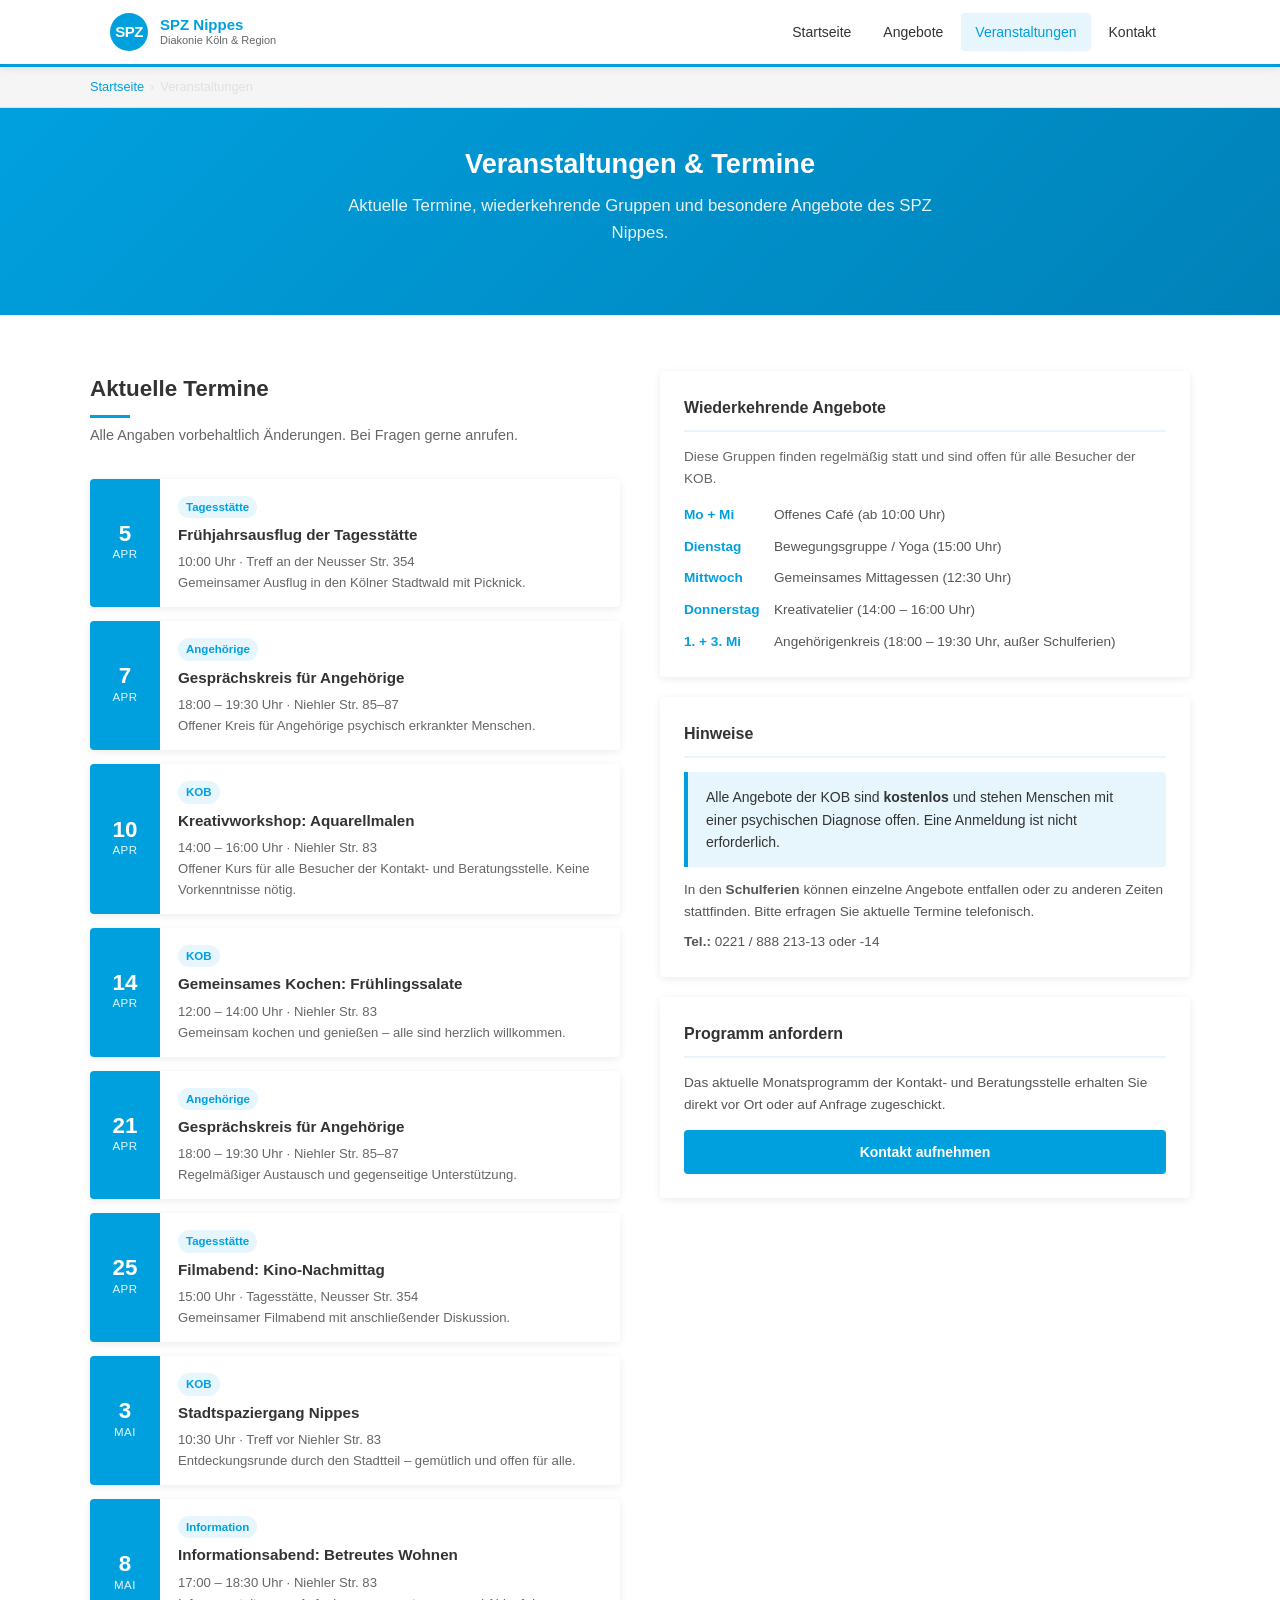
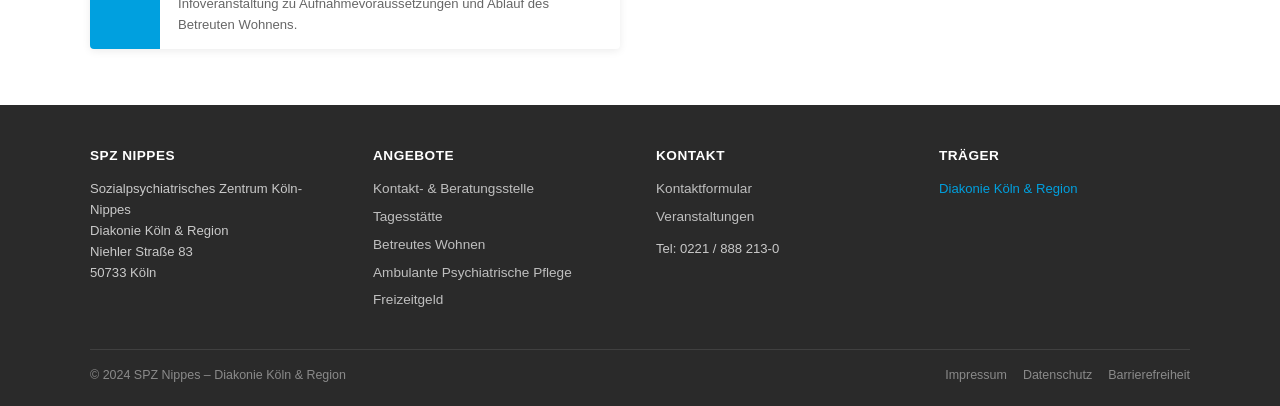
<file: veranstaltungen.html>
<!DOCTYPE html>
<html lang="de">
<head>
  <meta charset="UTF-8">
  <meta name="viewport" content="width=device-width, initial-scale=1.0">
  <title>Veranstaltungen – SPZ Nippes | Diakonie Köln &amp; Region</title>
  <link rel="stylesheet" href="_styles.css">
</head>
<body>

<!-- HEADER -->
<header>
  <div class="header-inner">
    <a href="index.html" class="logo">
      <div class="logo-mark">SPZ</div>
      <div class="logo-text">
        <strong>SPZ Nippes</strong>
        <span>Diakonie Köln &amp; Region</span>
      </div>
    </a>
    <nav>
      <button class="hamburger" id="hamburger" aria-label="Menü öffnen">
        <span></span><span></span><span></span>
      </button>
      <ul id="nav-list">
        <li><a href="index.html">Startseite</a></li>
        <li><a href="angebote.html">Angebote</a></li>
        <li><a href="veranstaltungen.html" class="aktiv">Veranstaltungen</a></li>
        <li><a href="kontakt.html">Kontakt</a></li>
      </ul>
    </nav>
  </div>
</header>

<!-- BREADCRUMB -->
<div class="breadcrumb">
  <div class="container">
    <a href="index.html">Startseite</a>
    <span>›</span>
    <span>Veranstaltungen</span>
  </div>
</div>

<!-- PAGE HEADER -->
<section class="hero" style="padding:40px 20px;">
  <h1 style="font-size:1.7rem;">Veranstaltungen &amp; Termine</h1>
  <p>Aktuelle Termine, wiederkehrende Gruppen und besondere Angebote des SPZ Nippes.</p>
</section>

<!-- VERANSTALTUNGEN -->
<section class="section">
  <div class="container two-col" style="align-items:start;">

    <!-- LINKE SPALTE: Aktuelle Termine -->
    <div>
      <h2 class="section-title">Aktuelle Termine</h2>
      <p class="section-sub">Alle Angaben vorbehaltlich Änderungen. Bei Fragen gerne anrufen.</p>

      <div class="event-list">

        <div class="event-item">
          <div class="event-datum">
            <span class="tag">5</span>
            <span class="monat">Apr</span>
          </div>
          <div class="event-info">
            <span class="event-tag">Tagesstätte</span>
            <h4>Frühjahrsausflug der Tagesstätte</h4>
            <p>10:00 Uhr · Treff an der Neusser Str. 354<br>Gemeinsamer Ausflug in den Kölner Stadtwald mit Picknick.</p>
          </div>
        </div>

        <div class="event-item">
          <div class="event-datum">
            <span class="tag">7</span>
            <span class="monat">Apr</span>
          </div>
          <div class="event-info">
            <span class="event-tag">Angehörige</span>
            <h4>Gesprächskreis für Angehörige</h4>
            <p>18:00 – 19:30 Uhr · Niehler Str. 85–87<br>Offener Kreis für Angehörige psychisch erkrankter Menschen.</p>
          </div>
        </div>

        <div class="event-item">
          <div class="event-datum">
            <span class="tag">10</span>
            <span class="monat">Apr</span>
          </div>
          <div class="event-info">
            <span class="event-tag">KOB</span>
            <h4>Kreativworkshop: Aquarellmalen</h4>
            <p>14:00 – 16:00 Uhr · Niehler Str. 83<br>Offener Kurs für alle Besucher der Kontakt- und Beratungsstelle. Keine Vorkenntnisse nötig.</p>
          </div>
        </div>

        <div class="event-item">
          <div class="event-datum">
            <span class="tag">14</span>
            <span class="monat">Apr</span>
          </div>
          <div class="event-info">
            <span class="event-tag">KOB</span>
            <h4>Gemeinsames Kochen: Frühlingssalate</h4>
            <p>12:00 – 14:00 Uhr · Niehler Str. 83<br>Gemeinsam kochen und genießen – alle sind herzlich willkommen.</p>
          </div>
        </div>

        <div class="event-item">
          <div class="event-datum">
            <span class="tag">21</span>
            <span class="monat">Apr</span>
          </div>
          <div class="event-info">
            <span class="event-tag">Angehörige</span>
            <h4>Gesprächskreis für Angehörige</h4>
            <p>18:00 – 19:30 Uhr · Niehler Str. 85–87<br>Regelmäßiger Austausch und gegenseitige Unterstützung.</p>
          </div>
        </div>

        <div class="event-item">
          <div class="event-datum">
            <span class="tag">25</span>
            <span class="monat">Apr</span>
          </div>
          <div class="event-info">
            <span class="event-tag">Tagesstätte</span>
            <h4>Filmabend: Kino-Nachmittag</h4>
            <p>15:00 Uhr · Tagesstätte, Neusser Str. 354<br>Gemeinsamer Filmabend mit anschließender Diskussion.</p>
          </div>
        </div>

        <div class="event-item">
          <div class="event-datum">
            <span class="tag">3</span>
            <span class="monat">Mai</span>
          </div>
          <div class="event-info">
            <span class="event-tag">KOB</span>
            <h4>Stadtspaziergang Nippes</h4>
            <p>10:30 Uhr · Treff vor Niehler Str. 83<br>Entdeckungsrunde durch den Stadtteil – gemütlich und offen für alle.</p>
          </div>
        </div>

        <div class="event-item">
          <div class="event-datum">
            <span class="tag">8</span>
            <span class="monat">Mai</span>
          </div>
          <div class="event-info">
            <span class="event-tag">Information</span>
            <h4>Informationsabend: Betreutes Wohnen</h4>
            <p>17:00 – 18:30 Uhr · Niehler Str. 83<br>Infoveranstaltung zu Aufnahmevoraussetzungen und Ablauf des Betreuten Wohnens.</p>
          </div>
        </div>

      </div>
    </div>

    <!-- RECHTE SPALTE: Wiederkehrende Angebote + Hinweise -->
    <div style="display:flex;flex-direction:column;gap:20px;">

      <div class="kontakt-box">
        <h3>Wiederkehrende Angebote</h3>
        <p style="font-size:0.85rem;color:#666;margin-bottom:14px;">Diese Gruppen finden regelmäßig statt und sind offen für alle Besucher der KOB.</p>
        <ul style="font-size:0.85rem;color:#555;list-style:none;display:flex;flex-direction:column;gap:10px;">
          <li style="display:flex;gap:10px;align-items:flex-start;">
            <span style="color:var(--blau);font-weight:700;min-width:80px;">Mo + Mi</span>
            <span>Offenes Café (ab 10:00 Uhr)</span>
          </li>
          <li style="display:flex;gap:10px;align-items:flex-start;">
            <span style="color:var(--blau);font-weight:700;min-width:80px;">Dienstag</span>
            <span>Bewegungsgruppe / Yoga (15:00 Uhr)</span>
          </li>
          <li style="display:flex;gap:10px;align-items:flex-start;">
            <span style="color:var(--blau);font-weight:700;min-width:80px;">Mittwoch</span>
            <span>Gemeinsames Mittagessen (12:30 Uhr)</span>
          </li>
          <li style="display:flex;gap:10px;align-items:flex-start;">
            <span style="color:var(--blau);font-weight:700;min-width:80px;">Donnerstag</span>
            <span>Kreativatelier (14:00 – 16:00 Uhr)</span>
          </li>
          <li style="display:flex;gap:10px;align-items:flex-start;">
            <span style="color:var(--blau);font-weight:700;min-width:80px;">1. + 3. Mi</span>
            <span>Angehörigenkreis (18:00 – 19:30 Uhr, außer Schulferien)</span>
          </li>
        </ul>
      </div>

      <div class="kontakt-box">
        <h3>Hinweise</h3>
        <div class="notice" style="margin:0 0 12px 0;">
          Alle Angebote der KOB sind <strong>kostenlos</strong> und stehen Menschen mit einer psychischen Diagnose offen. Eine Anmeldung ist nicht erforderlich.
        </div>
        <p style="font-size:0.85rem;color:#555;margin-bottom:8px;">
          In den <strong>Schulferien</strong> können einzelne Angebote entfallen oder zu anderen Zeiten stattfinden. Bitte erfragen Sie aktuelle Termine telefonisch.
        </p>
        <p style="font-size:0.85rem;color:#555;">
          <strong>Tel.:</strong> 0221 / 888 213-13 oder -14
        </p>
      </div>

      <div class="kontakt-box">
        <h3>Programm anfordern</h3>
        <p style="font-size:0.85rem;color:#555;margin-bottom:14px;">Das aktuelle Monatsprogramm der Kontakt- und Beratungsstelle erhalten Sie direkt vor Ort oder auf Anfrage zugeschickt.</p>
        <a href="kontakt.html" class="btn btn-blau" style="width:100%;text-align:center;display:block;">Kontakt aufnehmen</a>
      </div>

    </div>
  </div>
</section>

<!-- FOOTER -->
<footer>
  <div class="footer-grid">
    <div>
      <h4>SPZ Nippes</h4>
      <p style="font-size:0.82rem;line-height:1.6;">Sozialpsychiatrisches Zentrum Köln-Nippes<br>
      Diakonie Köln &amp; Region<br>
      Niehler Straße 83<br>
      50733 Köln</p>
    </div>
    <div>
      <h4>Angebote</h4>
      <ul>
        <li><a href="angebote.html#kob">Kontakt- &amp; Beratungsstelle</a></li>
        <li><a href="angebote.html#tagesstaette">Tagesstätte</a></li>
        <li><a href="angebote.html#betreutes-wohnen">Betreutes Wohnen</a></li>
        <li><a href="angebote.html#app">Ambulante Psychiatrische Pflege</a></li>
        <li><a href="angebote.html#freizeitgeld">Freizeitgeld</a></li>
      </ul>
    </div>
    <div>
      <h4>Kontakt</h4>
      <ul>
        <li><a href="kontakt.html">Kontaktformular</a></li>
        <li><a href="veranstaltungen.html">Veranstaltungen</a></li>
      </ul>
      <p style="font-size:0.82rem;margin-top:10px;">Tel: 0221 / 888 213-0</p>
    </div>
    <div>
      <h4>Träger</h4>
      <p style="font-size:0.82rem;line-height:1.6;">
        <a href="https://www.diakonie-koeln.de" target="_blank" rel="noopener">Diakonie Köln &amp; Region</a>
      </p>
    </div>
  </div>
  <div class="footer-bottom">
    <span>© 2024 SPZ Nippes – Diakonie Köln &amp; Region</span>
    <div style="display:flex;gap:16px;">
      <a href="#">Impressum</a>
      <a href="#">Datenschutz</a>
      <a href="#">Barrierefreiheit</a>
    </div>
  </div>
</footer>

<script src="_script.js"></script>
</body>
</html>
</file>
<file: _styles.css>
/* SPZ Nippes – Diakonie Köln & Region */
:root {
  --blau: #00a0df;
  --blau-dunkel: #0082b8;
  --blau-hell: #e6f6fc;
  --grau: #f5f5f5;
  --grau-mid: #e0e0e0;
  --text: #333333;
  --text-light: #666666;
  --weiss: #ffffff;
  --radius: 4px;
  --schatten: 0 2px 8px rgba(0,0,0,0.08);
}

* { box-sizing: border-box; margin: 0; padding: 0; }

body {
  font-family: 'Segoe UI', Arial, sans-serif;
  font-size: 16px;
  color: var(--text);
  line-height: 1.6;
  background: var(--weiss);
}

a { color: var(--blau); text-decoration: none; }
a:hover { text-decoration: underline; }

/* ---- HEADER ---- */
header {
  background: var(--weiss);
  border-bottom: 3px solid var(--blau);
  position: sticky;
  top: 0;
  z-index: 100;
  box-shadow: var(--schatten);
}

.header-inner {
  max-width: 1100px;
  margin: 0 auto;
  padding: 0 20px;
  display: flex;
  align-items: center;
  justify-content: space-between;
  height: 64px;
}

.logo {
  display: flex;
  align-items: center;
  gap: 12px;
  text-decoration: none;
}

.logo-mark {
  width: 38px;
  height: 38px;
  background: var(--blau);
  border-radius: 50%;
  display: flex;
  align-items: center;
  justify-content: center;
  color: white;
  font-weight: 700;
  font-size: 15px;
  letter-spacing: -0.5px;
  flex-shrink: 0;
}

.logo-text {
  display: flex;
  flex-direction: column;
  line-height: 1.2;
}

.logo-text strong {
  font-size: 15px;
  color: var(--blau);
  font-weight: 700;
}

.logo-text span {
  font-size: 11px;
  color: var(--text-light);
}

/* ---- NAVIGATION ---- */
nav ul {
  list-style: none;
  display: flex;
  gap: 4px;
}

nav ul li a {
  display: block;
  padding: 8px 14px;
  border-radius: var(--radius);
  font-size: 14px;
  font-weight: 500;
  color: var(--text);
  transition: background 0.15s, color 0.15s;
}

nav ul li a:hover,
nav ul li a.aktiv {
  background: var(--blau-hell);
  color: var(--blau);
  text-decoration: none;
}

.hamburger {
  display: none;
  background: none;
  border: none;
  cursor: pointer;
  padding: 6px;
  flex-direction: column;
  gap: 5px;
}

.hamburger span {
  display: block;
  width: 24px;
  height: 2px;
  background: var(--text);
  border-radius: 2px;
  transition: 0.3s;
}

/* ---- HERO ---- */
.hero {
  background: linear-gradient(135deg, var(--blau) 0%, var(--blau-dunkel) 100%);
  color: white;
  padding: 60px 20px;
  text-align: center;
}

.hero h1 {
  font-size: 2rem;
  font-weight: 700;
  margin-bottom: 12px;
  line-height: 1.2;
}

.hero p {
  font-size: 1.05rem;
  opacity: 0.9;
  max-width: 600px;
  margin: 0 auto 28px;
}

.btn {
  display: inline-block;
  padding: 11px 28px;
  border-radius: var(--radius);
  font-size: 14px;
  font-weight: 600;
  cursor: pointer;
  transition: opacity 0.2s, transform 0.1s;
  border: none;
  text-decoration: none;
}

.btn:hover { opacity: 0.88; text-decoration: none; transform: translateY(-1px); }

.btn-weiss { background: white; color: var(--blau); }
.btn-blau  { background: var(--blau); color: white; }
.btn-outline { background: transparent; color: white; border: 2px solid rgba(255,255,255,0.7); }
.btn-outline:hover { background: rgba(255,255,255,0.1); }

/* ---- SECTION WRAPPER ---- */
.section {
  padding: 56px 20px;
}

.section-grau { background: var(--grau); }
.section-blau-hell { background: var(--blau-hell); }

.container {
  max-width: 1100px;
  margin: 0 auto;
}

.section-title {
  font-size: 1.4rem;
  font-weight: 700;
  color: var(--text);
  margin-bottom: 6px;
}

.section-sub {
  font-size: 0.9rem;
  color: var(--text-light);
  margin-bottom: 32px;
}

.section-title::after {
  content: '';
  display: block;
  width: 40px;
  height: 3px;
  background: var(--blau);
  margin-top: 8px;
}

/* ---- CARDS ---- */
.cards {
  display: grid;
  grid-template-columns: repeat(auto-fill, minmax(260px, 1fr));
  gap: 20px;
}

.card {
  background: white;
  border-radius: var(--radius);
  box-shadow: var(--schatten);
  overflow: hidden;
  display: flex;
  flex-direction: column;
  transition: transform 0.2s, box-shadow 0.2s;
}

.card:hover {
  transform: translateY(-3px);
  box-shadow: 0 6px 20px rgba(0,0,0,0.12);
}

.card-icon {
  height: 6px;
  background: var(--blau);
}

.card-body {
  padding: 20px;
  flex: 1;
}

.card-body h3 {
  font-size: 1rem;
  font-weight: 700;
  margin-bottom: 8px;
  color: var(--text);
}

.card-body p {
  font-size: 0.875rem;
  color: var(--text-light);
  line-height: 1.55;
}

.card-footer {
  padding: 12px 20px 16px;
}

.card-footer a {
  font-size: 0.85rem;
  font-weight: 600;
  color: var(--blau);
}

/* ---- INFO STRIP ---- */
.info-strip {
  background: var(--blau);
  color: white;
  padding: 32px 20px;
}

.info-strip .container {
  display: flex;
  flex-wrap: wrap;
  gap: 40px;
  align-items: center;
}

.info-strip h2 {
  font-size: 1.25rem;
  margin-bottom: 6px;
}

.info-strip p {
  font-size: 0.9rem;
  opacity: 0.9;
}

.info-strip .btn-weiss { flex-shrink: 0; }

/* ---- ANGEBOTE DETAIL ---- */
.angebot-block {
  background: white;
  border-radius: var(--radius);
  box-shadow: var(--schatten);
  margin-bottom: 20px;
  overflow: hidden;
}

.angebot-block summary {
  padding: 18px 22px;
  cursor: pointer;
  font-weight: 600;
  font-size: 1rem;
  display: flex;
  align-items: center;
  gap: 12px;
  user-select: none;
  list-style: none;
}

.angebot-block summary::-webkit-details-marker { display: none; }

.angebot-block summary::before {
  content: '';
  display: block;
  width: 4px;
  height: 20px;
  background: var(--blau);
  border-radius: 2px;
  flex-shrink: 0;
}

.angebot-block summary .chevron {
  margin-left: auto;
  width: 18px;
  height: 18px;
  transition: transform 0.25s;
  color: var(--blau);
}

.angebot-block[open] summary .chevron {
  transform: rotate(180deg);
}

.angebot-block .detail-body {
  padding: 0 22px 22px 38px;
  font-size: 0.9rem;
  color: var(--text-light);
  border-top: 1px solid var(--grau-mid);
  padding-top: 16px;
  line-height: 1.65;
}

.angebot-block .detail-body ul {
  margin: 10px 0 0 18px;
}

.angebot-block .detail-body li { margin-bottom: 4px; }

/* ---- ZWEI SPALTEN ---- */
.two-col {
  display: grid;
  grid-template-columns: 1fr 1fr;
  gap: 40px;
  align-items: start;
}

@media (max-width: 720px) {
  .two-col { grid-template-columns: 1fr; gap: 24px; }
}

/* ---- KONTAKT ---- */
.kontakt-box {
  background: white;
  border-radius: var(--radius);
  box-shadow: var(--schatten);
  padding: 24px;
}

.kontakt-box h3 {
  font-size: 1rem;
  font-weight: 700;
  margin-bottom: 14px;
  padding-bottom: 10px;
  border-bottom: 2px solid var(--blau-hell);
}

.kontakt-zeile {
  display: flex;
  align-items: flex-start;
  gap: 10px;
  margin-bottom: 10px;
  font-size: 0.875rem;
}

.kontakt-icon {
  width: 18px;
  height: 18px;
  color: var(--blau);
  flex-shrink: 0;
  margin-top: 2px;
}

.oeffnung-table { width: 100%; border-collapse: collapse; font-size: 0.875rem; }
.oeffnung-table tr { border-bottom: 1px solid var(--grau-mid); }
.oeffnung-table tr:last-child { border-bottom: none; }
.oeffnung-table td { padding: 6px 4px; color: var(--text-light); }
.oeffnung-table td:first-child { font-weight: 500; color: var(--text); width: 110px; }

/* ---- FORMULAR ---- */
.form-group {
  margin-bottom: 16px;
}

.form-group label {
  display: block;
  font-size: 0.85rem;
  font-weight: 600;
  margin-bottom: 5px;
  color: var(--text);
}

.form-group input,
.form-group textarea,
.form-group select {
  width: 100%;
  padding: 10px 12px;
  border: 1px solid var(--grau-mid);
  border-radius: var(--radius);
  font-size: 0.9rem;
  color: var(--text);
  font-family: inherit;
  transition: border-color 0.2s;
  background: white;
}

.form-group input:focus,
.form-group textarea:focus,
.form-group select:focus {
  outline: none;
  border-color: var(--blau);
  box-shadow: 0 0 0 3px rgba(0,160,223,0.1);
}

.form-group textarea { resize: vertical; min-height: 120px; }

.form-hinweis {
  font-size: 0.78rem;
  color: var(--text-light);
  margin-top: 4px;
}

/* ---- VERANSTALTUNGEN ---- */
.event-list { display: flex; flex-direction: column; gap: 14px; }

.event-item {
  background: white;
  border-radius: var(--radius);
  box-shadow: var(--schatten);
  display: flex;
  gap: 0;
  overflow: hidden;
}

.event-datum {
  background: var(--blau);
  color: white;
  padding: 16px 18px;
  display: flex;
  flex-direction: column;
  align-items: center;
  justify-content: center;
  min-width: 70px;
  text-align: center;
}

.event-datum .tag { font-size: 1.4rem; font-weight: 700; line-height: 1; }
.event-datum .monat { font-size: 0.72rem; text-transform: uppercase; letter-spacing: 0.5px; opacity: 0.9; }

.event-info {
  padding: 14px 18px;
  flex: 1;
}

.event-info h4 { font-size: 0.95rem; font-weight: 700; margin-bottom: 4px; }
.event-info p { font-size: 0.82rem; color: var(--text-light); }
.event-tag {
  display: inline-block;
  background: var(--blau-hell);
  color: var(--blau);
  font-size: 0.72rem;
  font-weight: 600;
  padding: 2px 8px;
  border-radius: 20px;
  margin-bottom: 5px;
}

/* ---- BREADCRUMB ---- */
.breadcrumb {
  background: var(--grau);
  padding: 10px 20px;
  font-size: 0.8rem;
  color: var(--text-light);
  border-bottom: 1px solid var(--grau-mid);
}

.breadcrumb .container { display: flex; gap: 6px; align-items: center; }
.breadcrumb a { color: var(--blau); }
.breadcrumb span { color: var(--grau-mid); }

/* ---- FOOTER ---- */
footer {
  background: #2a2a2a;
  color: rgba(255,255,255,0.75);
  padding: 40px 20px 20px;
  font-size: 0.85rem;
}

.footer-grid {
  max-width: 1100px;
  margin: 0 auto;
  display: grid;
  grid-template-columns: repeat(auto-fill, minmax(200px, 1fr));
  gap: 32px;
  margin-bottom: 32px;
}

footer h4 {
  color: white;
  font-size: 0.85rem;
  font-weight: 700;
  text-transform: uppercase;
  letter-spacing: 0.5px;
  margin-bottom: 12px;
}

footer ul { list-style: none; }
footer ul li { margin-bottom: 6px; }
footer ul li a { color: rgba(255,255,255,0.7); }
footer ul li a:hover { color: var(--blau); text-decoration: none; }

.footer-bottom {
  max-width: 1100px;
  margin: 0 auto;
  border-top: 1px solid rgba(255,255,255,0.1);
  padding-top: 16px;
  display: flex;
  flex-wrap: wrap;
  gap: 12px;
  justify-content: space-between;
  font-size: 0.78rem;
  color: rgba(255,255,255,0.45);
}

.footer-bottom a { color: rgba(255,255,255,0.45); }
.footer-bottom a:hover { color: var(--blau); text-decoration: none; }

/* ---- BADGE / TAG ---- */
.badge {
  display: inline-block;
  background: var(--blau);
  color: white;
  font-size: 0.72rem;
  font-weight: 700;
  padding: 3px 9px;
  border-radius: 20px;
  text-transform: uppercase;
  letter-spacing: 0.3px;
}

/* ---- NOTICE ---- */
.notice {
  background: var(--blau-hell);
  border-left: 4px solid var(--blau);
  border-radius: 0 var(--radius) var(--radius) 0;
  padding: 14px 18px;
  font-size: 0.875rem;
  margin: 20px 0;
  color: var(--text);
}

/* ---- RESPONSIVE ---- */
@media (max-width: 760px) {
  nav ul { display: none; flex-direction: column; position: absolute; top: 64px; left: 0; right: 0; background: white; box-shadow: var(--schatten); padding: 10px; }
  nav ul.open { display: flex; }
  .hamburger { display: flex; }
  .hero h1 { font-size: 1.5rem; }
  .cards { grid-template-columns: 1fr; }
  .info-strip .container { flex-direction: column; align-items: flex-start; }
  .event-item { flex-direction: column; }
  .event-datum { flex-direction: row; gap: 6px; padding: 10px 16px; }
}
</file>
